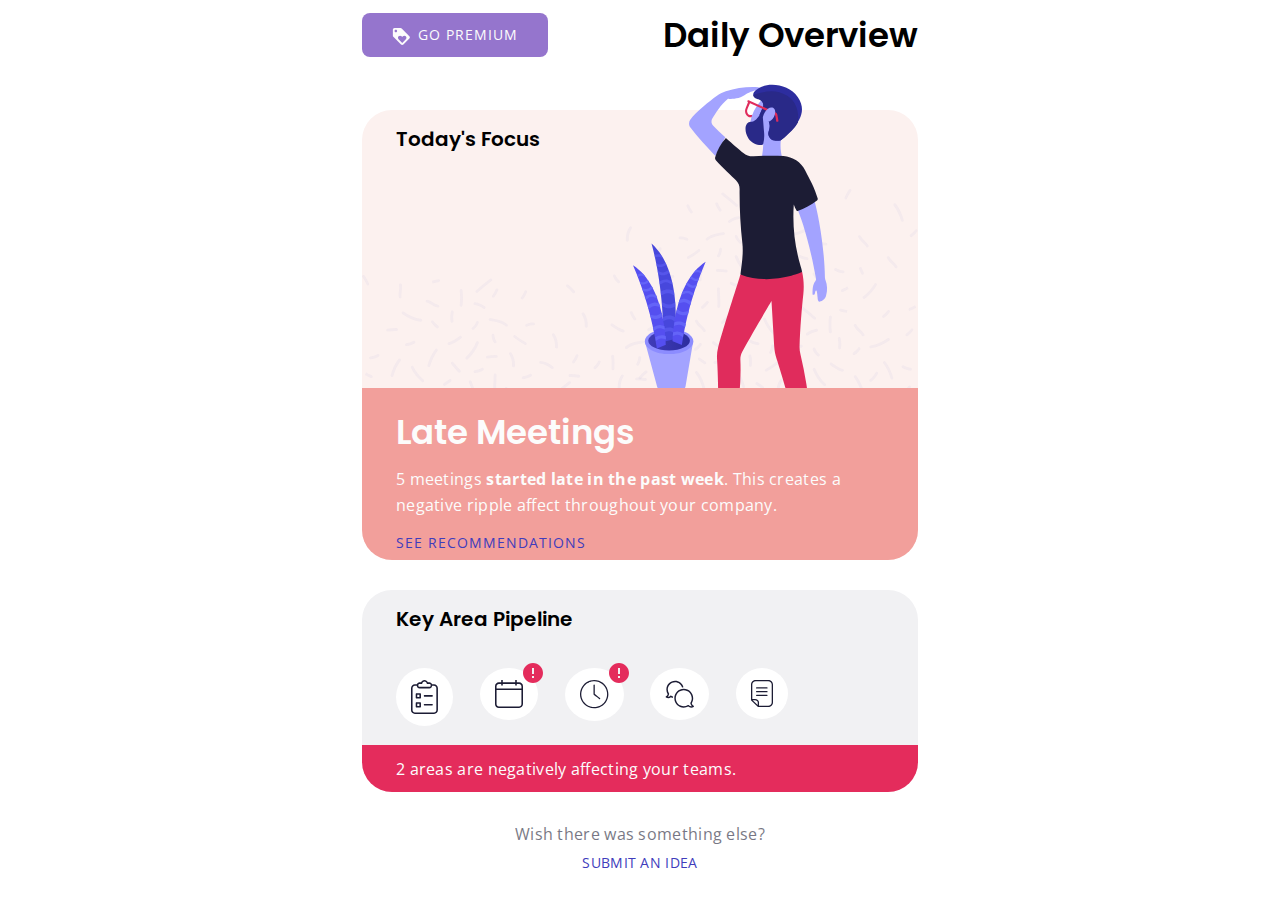
<file: Figma Overview Section/index.html>
<!DOCTYPE html>
<html lang="en">
<head>
    <meta charset="UTF-8">
    <meta name="viewport" content="width=device-width, initial-scale=1.0">
    <title>Pattyrn</title>
    <link rel="stylesheet" href="css/normalize.css">
    <link rel="stylesheet" href="css/main.css">
</head>
<body>
    <div class="overview-container">
        <div class="overview-top">
            <a href="#" class="premium-text light-text premium-button"><svg class="align" width="18" height="17" viewBox="0 0 18 17" fill="none" xmlns="http://www.w3.org/2000/svg">
                <path d="M17.3528 8.143L9.70814 0.493C9.40235 0.187 8.97764 0 8.51047 0H2.5646C1.63025 0 0.865784 0.765 0.865784 1.7V7.65C0.865784 8.1175 1.05265 8.5425 1.36694 8.857L9.01162 16.507C9.31741 16.813 9.74211 17 10.2093 17C10.6765 17 11.1012 16.813 11.407 16.4985L17.3528 10.5485C17.6671 10.2425 17.854 9.8175 17.854 9.35C17.854 8.8825 17.6586 8.449 17.3528 8.143ZM3.83872 4.25C3.13371 4.25 2.5646 3.6805 2.5646 2.975C2.5646 2.2695 3.13371 1.7 3.83872 1.7C4.54373 1.7 5.11283 2.2695 5.11283 2.975C5.11283 3.6805 4.54373 4.25 3.83872 4.25ZM13.8363 11.2795L10.2093 14.909L6.58231 11.2795C6.20007 10.8885 5.96224 10.3615 5.96224 9.775C5.96224 8.602 6.91358 7.65 8.08576 7.65C8.67186 7.65 9.20699 7.888 9.58922 8.279L10.2093 8.891L10.8294 8.2705C11.2116 7.888 11.7467 7.65 12.3328 7.65C13.505 7.65 14.4563 8.602 14.4563 9.775C14.4563 10.3615 14.2185 10.897 13.8363 11.2795Z" fill="#FCFCFC"/>
                </svg>
                 Go Premium</a>
            <h4 class="overview-title">Daily Overview</h4>
        </div>   
        <div class="focus-container">
            <h4 class="headline">Today's Focus</h4>
            <img class="figure" src="images/figure.svg" alt="Some dude with a sansevieria trifasciata.">
            <img src="images/bg.svg" alt="" class="focus-background">
            <div class="focus-footer">
                <h2 class="overview-title light-text">Late Meetings</h2>
                <p class="light-text sub-captions">5 meetings <strong>started late in the past week</strong>. This creates a negative ripple affect throughout your company.</p>
                <a href="#" class="dark-text recommend">See Recommendations</a>
            </div>
        </div>
        <div class="KA-pipeline">
            <h6 class="KA-header headline">Key Area Pipeline</h6>
            <div class="KA-items">
                <div><a href="#"><img src="images/clipboard.svg" alt="" class="icon-border"></a></div>
                <div>
                    <a href="#"><img src="images/calendar.svg" alt="" class="icon-border"></a>
                    <img src="images/warning.svg" alt="" class="warn">
                </div>
                <div>
                    <a href="#"><img src="images/clockclock.svg" alt="" class="icon-border"></a>
                    <img src="images/warning.svg" alt="" class="warn">
                </div>
                <div><a href="#"><img src="images/communication.svg" alt="" class="icon-border"></a></div>
                <div><a href="#"><img src="images/tasks.svg" alt="" class="icon-border"></a></div>   
            </div>
            <div class="KA-footer">
                <p class="light-text sub-captions">2 areas are negatively affecting your teams.</p>
            </div>
        </div>
        <div class="idea">
            <p class="bottom-text sub-captions">Wish there was something else?</p>
            <a href="#" class="dark-text link-styling sub-captions">submit an idea</a>
        </div>
    </div>
</body>
</html>
</file>
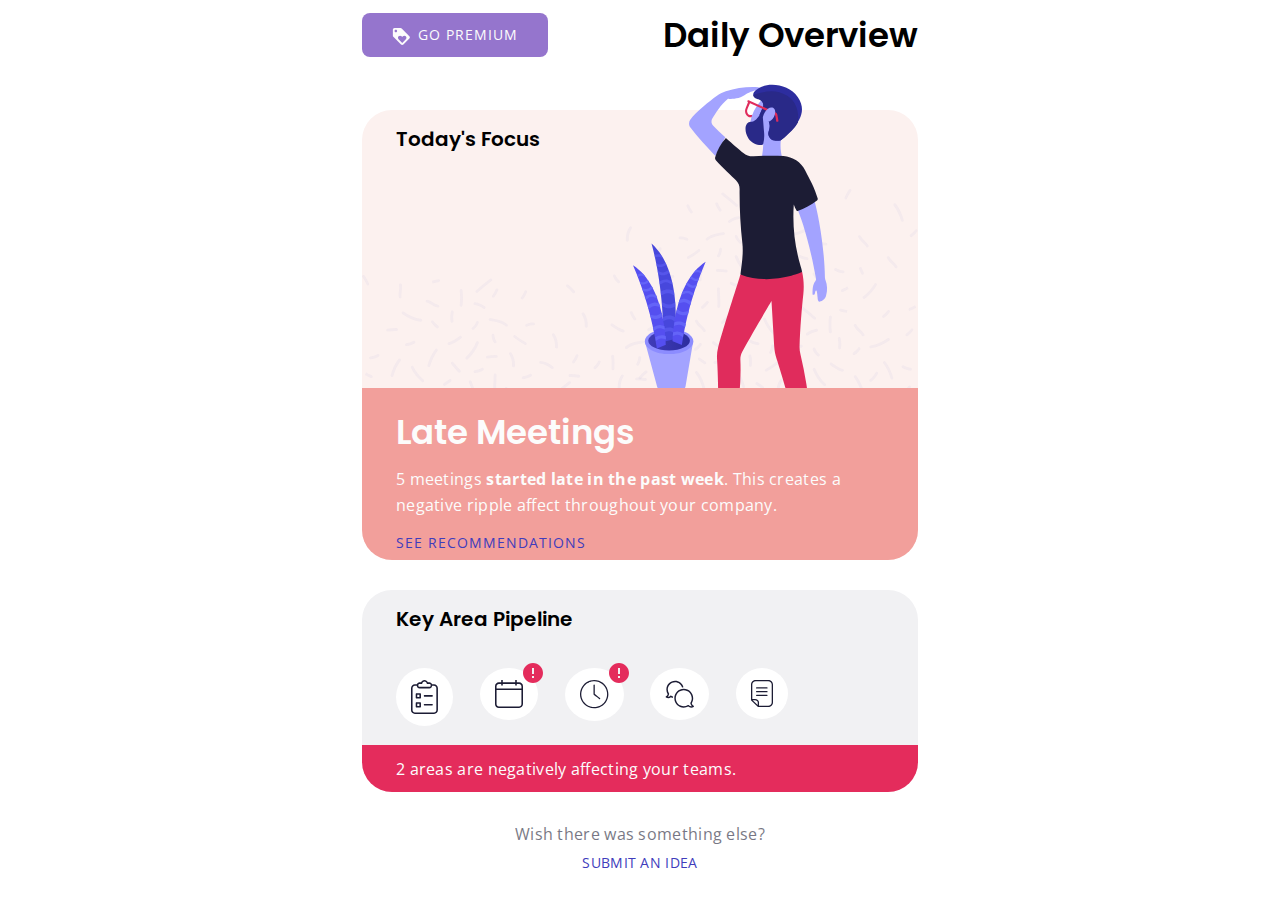
<file: Overview Section/index.html>
<!DOCTYPE html>
<html lang="en">
<head>
    <meta charset="UTF-8">
    <meta name="viewport" content="width=device-width, initial-scale=1.0">
    <title>Pattyrn</title>
    <link rel="stylesheet" href="css/normalize.css">
    <link rel="stylesheet" href="css/style.css">
</head>
<body>
    <div class="overview-container">
        <div class="overview-top">
            <a href="#" class="premium-text light-text premium-button"><svg class="align" width="18" height="17" viewBox="0 0 18 17" fill="none" xmlns="http://www.w3.org/2000/svg">
                <path d="M17.3528 8.143L9.70814 0.493C9.40235 0.187 8.97764 0 8.51047 0H2.5646C1.63025 0 0.865784 0.765 0.865784 1.7V7.65C0.865784 8.1175 1.05265 8.5425 1.36694 8.857L9.01162 16.507C9.31741 16.813 9.74211 17 10.2093 17C10.6765 17 11.1012 16.813 11.407 16.4985L17.3528 10.5485C17.6671 10.2425 17.854 9.8175 17.854 9.35C17.854 8.8825 17.6586 8.449 17.3528 8.143ZM3.83872 4.25C3.13371 4.25 2.5646 3.6805 2.5646 2.975C2.5646 2.2695 3.13371 1.7 3.83872 1.7C4.54373 1.7 5.11283 2.2695 5.11283 2.975C5.11283 3.6805 4.54373 4.25 3.83872 4.25ZM13.8363 11.2795L10.2093 14.909L6.58231 11.2795C6.20007 10.8885 5.96224 10.3615 5.96224 9.775C5.96224 8.602 6.91358 7.65 8.08576 7.65C8.67186 7.65 9.20699 7.888 9.58922 8.279L10.2093 8.891L10.8294 8.2705C11.2116 7.888 11.7467 7.65 12.3328 7.65C13.505 7.65 14.4563 8.602 14.4563 9.775C14.4563 10.3615 14.2185 10.897 13.8363 11.2795Z" fill="#FCFCFC"/>
                </svg>
                 Go Premium</a>
            <h4 class="overview-title">Daily Overview</h4>
        </div>   
        <div class="focus-container">
            <h4 class="headline">Today's Focus</h4>
            <img class="figure" src="images/figure.svg" alt="Some dude with a sansevieria trifasciata.">
            <img src="images/bg.svg" alt="" class="focus-background">
            <div class="focus-footer">
                <h2 class="overview-title light-text">Late Meetings</h2>
                <p class="light-text sub-captions">5 meetings <strong>started late in the past week</strong>. This creates a negative ripple affect throughout your company.</p>
                <a href="#" class="dark-text recommend">See Recommendations</a>
            </div>
        </div>
        <div class="KA-pipeline">
            <h6 class="KA-header headline">Key Area Pipeline</h6>
            <div class="KA-items">
                <div><a href="#"><img src="images/clipboard.svg" alt="" class="icon-border"></a></div>
                <div>
                    <a href="#"><img src="images/calendar.svg" alt="" class="icon-border"></a>
                    <img src="images/warning.svg" alt="" class="warn">
                </div>
                <div>
                    <a href="#"><img src="images/clockclock.svg" alt="" class="icon-border"></a>
                    <img src="images/warning.svg" alt="" class="warn">
                </div>
                <div><a href="#"><img src="images/communication.svg" alt="" class="icon-border"></a></div>
                <div><a href="#"><img src="images/tasks.svg" alt="" class="icon-border"></a></div>   
            </div>
            <div class="KA-footer">
                <p class="light-text sub-captions">2 areas are negatively affecting your teams.</p>
            </div>
        </div>
        <div class="idea">
            <p class="bottom-text sub-captions">Wish there was something else?</p>
            <a href="#" class="dark-text link-styling sub-captions">submit an idea</a>
        </div>
    </div>
</body>
</html>
</file>
<file: Figma Overview Section/css/main.css>
@import url('https://fonts.googleapis.com/css?family=Open+Sans|Poppins:300,400,600&display=swap');

* {
    box-sizing: border-box;
}


:root {
    --nav-purple: #7C4DFF;
    --light-purple: ##D1C4E9;
    --dark-purple: #403CBC;
    --team-bg: #F8F6FF;
    --addteamblue: #554FF4;
    --overview: #FFFFFF;
    --focus-main:  #FCF1EF;
    --focus-footer:  #F29F9B;
    --key-pipeline-bg: #F1F1F3; 
    --danger: #E42C5C;
    --link-hover: rgb(144, 104, 255);
    --premium-button: #9575CD;
    --premium-hover: rgb(152, 118, 206);
}


.overview-container {
    height: 100%;
    width: 556px;
    margin: 10px auto;
    border-radius: 30px;
}

.overview-top {
    display: flex;
    justify-content: space-between;
    align-items: center;
}

.overview-top h4 {
    margin: 0;
}

.premium-button {
    border-radius: 8px;
    padding: 12px 30px;
    background-color: var(--premium-button);
    transition: 300ms ease-out 0s;
}

.premium-button:hover {
    background-color: var(--premium-hover);
    transform: scale(1.05);
}

.align {
    vertical-align: middle;
    margin-right: .2em;
}


/* Today's Focus */

.focus-container {
    background-color: var(--focus-main);
    position: relative;
    width: 100%;
    height: 450px;
    border-radius: 30px;
    margin-top: 50px;
}

.focus-container h4 {
    margin: 20px;
    padding: 14px;
}

.figure {
    position: absolute;
    top: -30px;
    right: 90px;
    width: 35%;
    transition: 400ms ease-in-out;
}

.figure:hover {
    width: 36%;
    right: 80px;
    transform: rotate(1deg);
}

.focus-footer {
    background-color: var(--focus-footer);
    padding-top: 14px;
    padding-right: 60px;
    padding-bottom: 40px;
    padding-left: 34px;
    border-radius: 0 0 30px 30px;
    position: absolute;
    bottom: 0;
    height: 172px;
    display: flex;
    flex-direction: column;
    justify-content: space-around;
}

.focus-footer h2,p {
    margin: 5px 0;
}

.focus-footer a {
    margin-top: 10px;
}

.focus-footer p {
    font-size: 16px;
    line-height: 1.6;
}


/* Key Area Pipeline */

.KA-pipeline {
    background-color: var(--key-pipeline-bg);
    position: relative;
    width: 100%;
    height: 202px;
    border-radius: 30px;
    margin-top: 30px;
}

.KA-pipeline h6 {
    margin: 20px;
    padding: 14px;
}

.KA-footer {
    box-sizing: border-box;
    background-color: var(--danger);
    border-radius: 0 0 30px 30px;
    position: absolute;
    bottom: 0;
    width: 100%;
    height: 47px;
    padding-left: 34px;
    display: flex;
}

.KA-items {
    display: flex;
    justify-content: space-between;
    margin: auto 130px auto 34px;
} 

.KA-items div {
    border-radius: 50%;
    padding: 12px 15px;
    background-color: #FFFFFF;
    height: 100%;
    position: relative;
}

.warn {
    position: absolute;
    top: -5px;
    right: -5px;
}

.icon-border {
    vertical-align: middle;
}

.KA-footer p {
    align-self: center;
    font-size: 16px;
}

/* Idea */

.idea {
    margin-top: 30px;
    text-align: center;
    font-size: 1rem;
}

.idea p {
    color: #1C1C34;
    opacity: 0.6;
    text-transform: initial;
    font-size: 16px;
}

/**** Text Styles ****/

/* Title Styling */

.vertical-alignment {
    vertical-align: top;
    height: 100%;
}

.headline {
    font-family: Poppins;
    font-style: normal;
    font-weight: 600;
    font-size: 1.25rem;
    line-height: 1.875rem;
}

/* Sub-Text Styling */

.team-captions,
.sub-captions {
    font-family: Open Sans;
    font-style: normal;
    font-weight: normal;
    font-size: 1.1rem;
    line-height: 1.5rem;
    letter-spacing: 0.3px;
}

/* Text and link styles */

.overview-title {
    font-family: Poppins;
    font-weight: 600;
    font-size: 2.125rem;
    line-height: 3.125rem;
}

.light-text {
    color: #FCFCFC;
}

.idea,
.recommend,
.premium-text {
    font-family: Open Sans;
    font-style: normal;
    font-weight: normal;
    font-size: .875rem;
    line-height: 1.1875rem;
    text-transform: uppercase;
    letter-spacing: 1px;
}

.dark-text {
    color: var(--dark-purple);
    font-size: 14px;
    transition: 250ms ease-out;
}

.dark-text:hover {
    color: rgb(156, 125, 241);
}
</file>
<file: Overview Section/css/style.css>
@import url('https://fonts.googleapis.com/css?family=Open+Sans|Poppins:300,400,600&display=swap');

* {
    box-sizing: border-box;
}


:root {
    --nav-purple: #7C4DFF;
    --light-purple: ##D1C4E9;
    --dark-purple: #403CBC;
    --team-bg: #F8F6FF;
    --addteamblue: #554FF4;
    --overview: #FFFFFF;
    --focus-main:  #FCF1EF;
    --focus-footer:  #F29F9B;
    --key-pipeline-bg: #F1F1F3; 
    --danger: #E42C5C;
    --link-hover: rgb(144, 104, 255);
    --premium-button: #9575CD;
    --premium-hover: rgb(152, 118, 206);
}


.overview-container {
    height: 100%;
    width: 556px;
    margin: 10px auto;
    border-radius: 30px;
}

.overview-top {
    display: flex;
    justify-content: space-between;
    align-items: center;
}

.overview-top h4 {
    margin: 0;
}

.premium-button {
    border-radius: 8px;
    padding: 12px 30px;
    background-color: var(--premium-button);
    transition: 300ms ease-out 0s;
}

.premium-button:hover {
    background-color: var(--premium-hover);
    transform: scale(1.05);
}

.align {
    vertical-align: middle;
    margin-right: .2em;
}


/* Today's Focus */

.focus-container {
    background-color: var(--focus-main);
    position: relative;
    width: 100%;
    height: 450px;
    border-radius: 30px;
    margin-top: 50px;
}

.focus-container h4 {
    margin: 20px;
    padding: 14px;
}

.figure {
    position: absolute;
    top: -30px;
    right: 90px;
    width: 35%;
    transition: 400ms ease-in-out;
}

.figure:hover {
    width: 36%;
    right: 80px;
    transform: rotate(1deg);
}

.focus-footer {
    background-color: var(--focus-footer);
    padding-top: 14px;
    padding-right: 60px;
    padding-bottom: 40px;
    padding-left: 34px;
    border-radius: 0 0 30px 30px;
    position: absolute;
    bottom: 0;
    height: 172px;
    display: flex;
    flex-direction: column;
    justify-content: space-around;
}

.focus-footer h2,p {
    margin: 5px 0;
}

.focus-footer a {
    margin-top: 10px;
}

.focus-footer p {
    font-size: 16px;
    line-height: 1.6;
}


/* Key Area Pipeline */

.KA-pipeline {
    background-color: var(--key-pipeline-bg);
    position: relative;
    width: 100%;
    height: 202px;
    border-radius: 30px;
    margin-top: 30px;
}

.KA-pipeline h6 {
    margin: 20px;
    padding: 14px;
}

.KA-footer {
    box-sizing: border-box;
    background-color: var(--danger);
    border-radius: 0 0 30px 30px;
    position: absolute;
    bottom: 0;
    width: 100%;
    height: 47px;
    padding-left: 34px;
    display: flex;
}

.KA-items {
    display: flex;
    justify-content: space-between;
    margin: auto 130px auto 34px;
} 

.KA-items div {
    border-radius: 50%;
    padding: 12px 15px;
    background-color: #FFFFFF;
    height: 100%;
    position: relative;
}

.warn {
    position: absolute;
    top: -5px;
    right: -5px;
}

.icon-border {
    vertical-align: middle;
}

.KA-footer p {
    align-self: center;
    font-size: 16px;
}

/* Idea */

.idea {
    margin-top: 30px;
    text-align: center;
    font-size: 1rem;
}

.idea p {
    color: #1C1C34;
    opacity: 0.6;
    text-transform: initial;
    font-size: 16px;
}

/**** Text Styles ****/

/* Title Styling */

.vertical-alignment {
    vertical-align: top;
    height: 100%;
}

.headline {
    font-family: Poppins;
    font-style: normal;
    font-weight: 600;
    font-size: 1.25rem;
    line-height: 1.875rem;
}

/* Sub-Text Styling */

.team-captions,
.sub-captions {
    font-family: Open Sans;
    font-style: normal;
    font-weight: normal;
    font-size: 1.1rem;
    line-height: 1.5rem;
    letter-spacing: 0.3px;
}

/* Text and link styles */

.overview-title {
    font-family: Poppins;
    font-weight: 600;
    font-size: 2.125rem;
    line-height: 3.125rem;
}

.light-text {
    color: #FCFCFC;
}

.idea,
.recommend,
.premium-text {
    font-family: Open Sans;
    font-style: normal;
    font-weight: normal;
    font-size: .875rem;
    line-height: 1.1875rem;
    text-transform: uppercase;
    letter-spacing: 1px;
}

.dark-text {
    color: var(--dark-purple);
    font-size: 14px;
    transition: 250ms ease-out;
}

.dark-text:hover {
    color: rgb(156, 125, 241);
}
</file>
